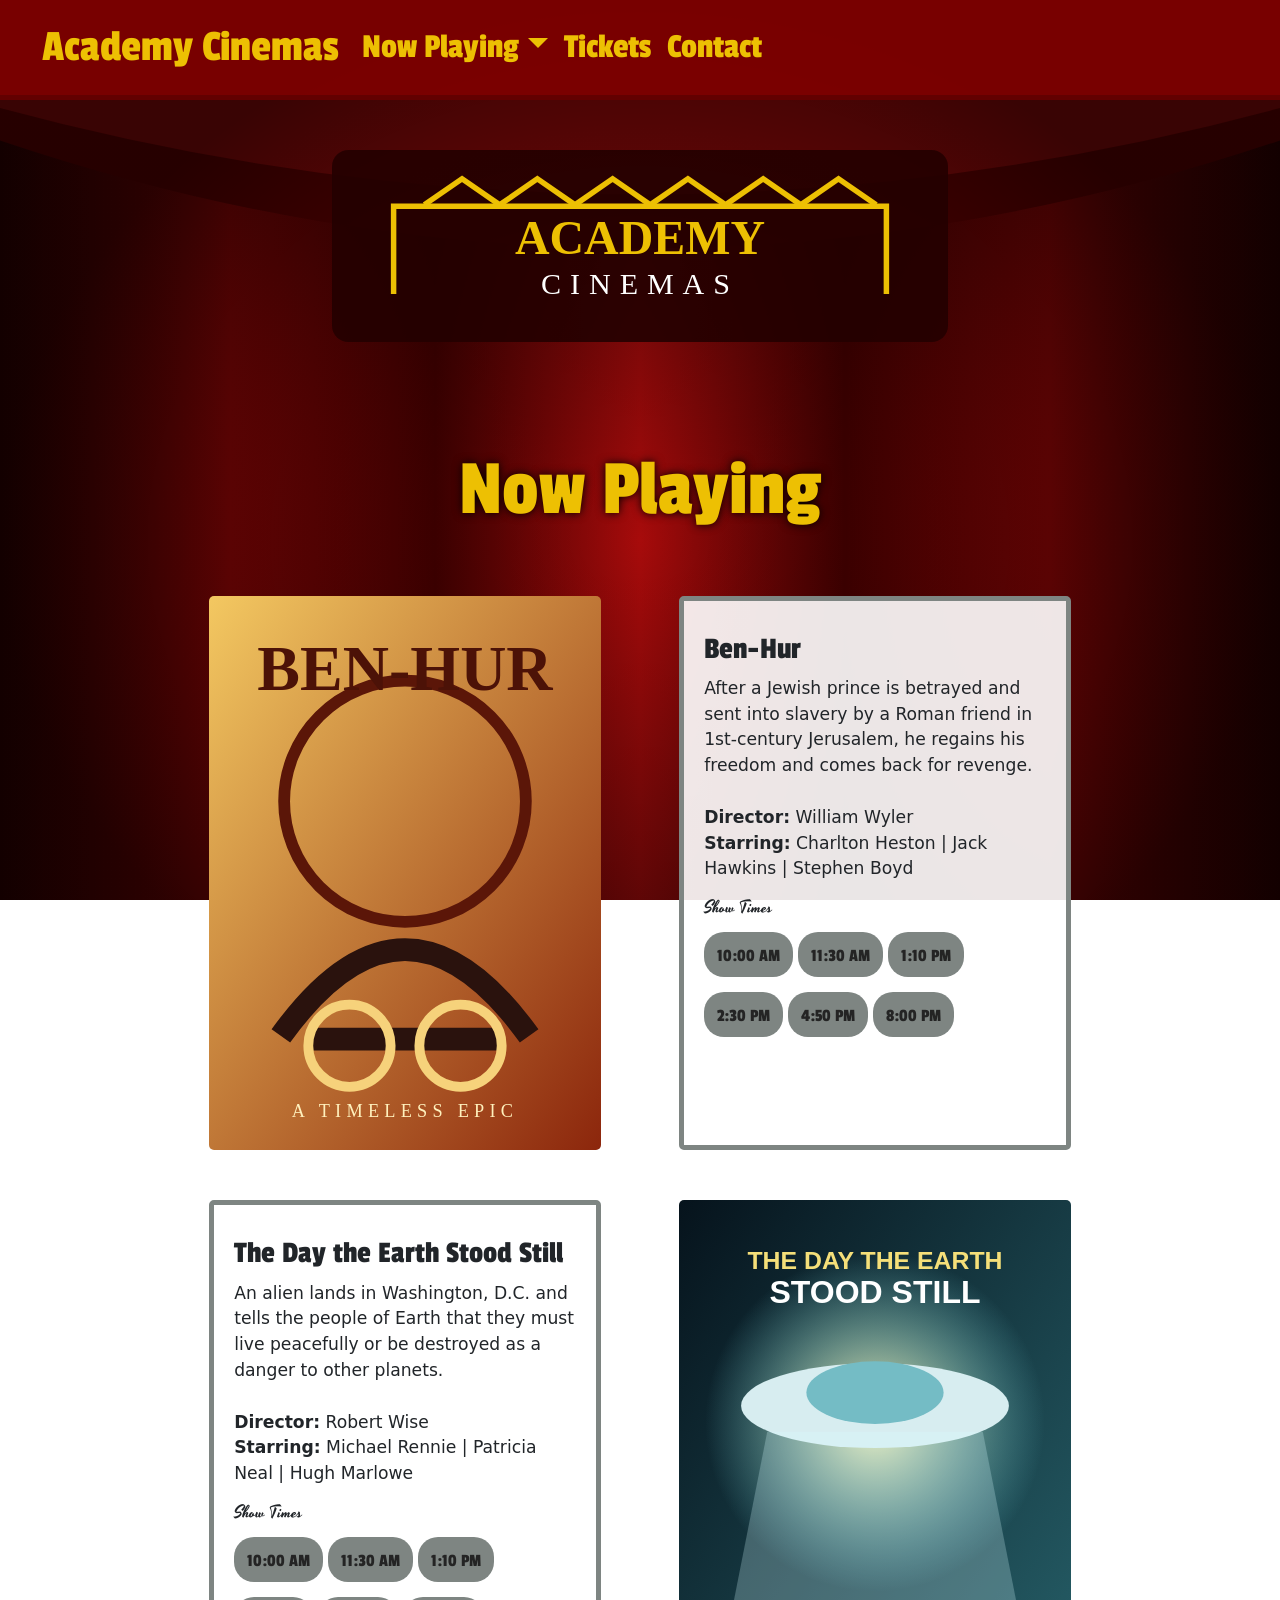
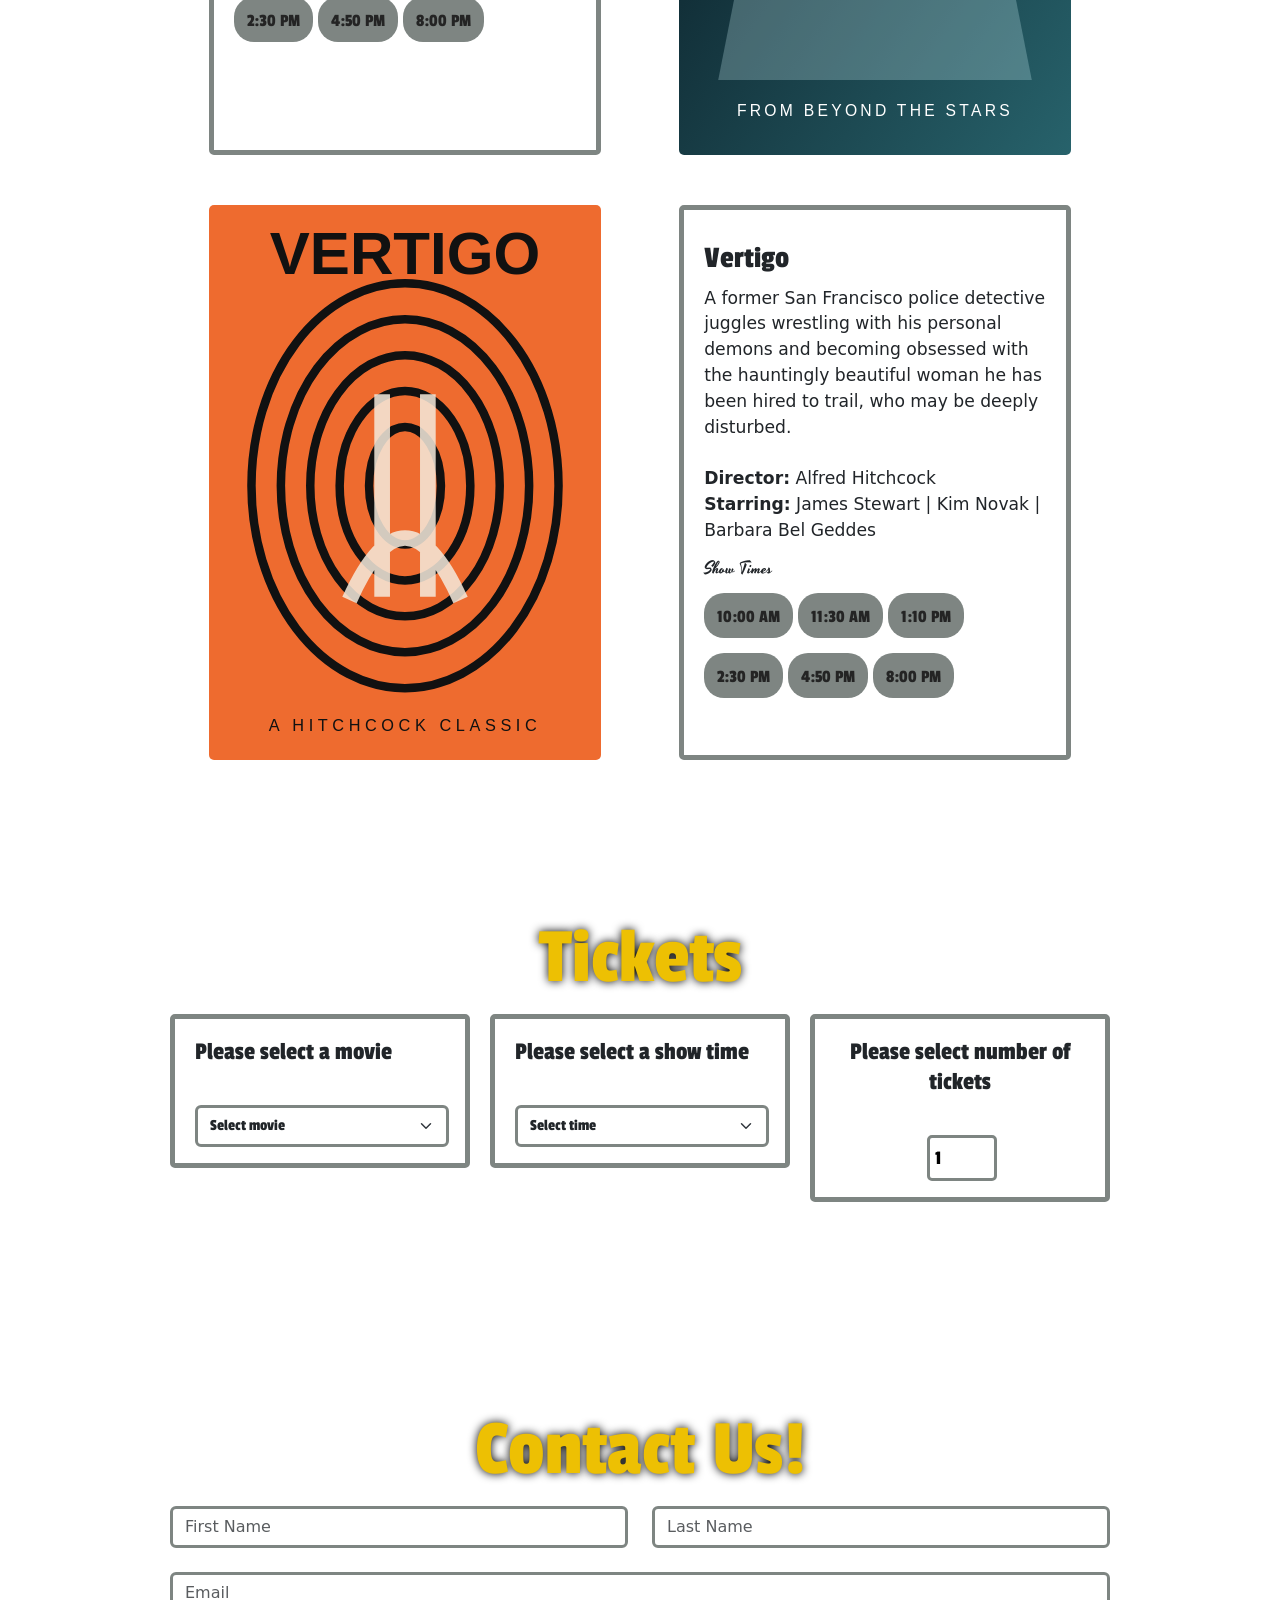
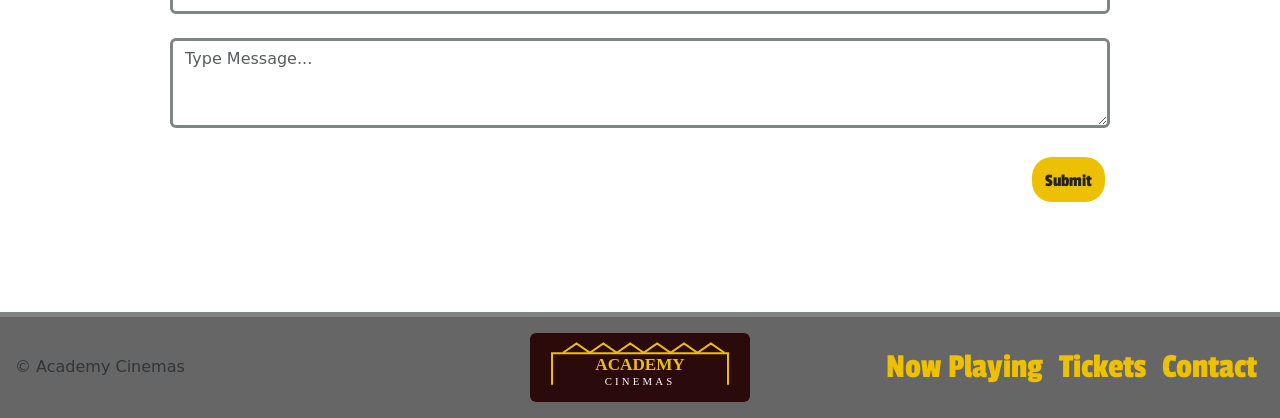
<file: Academy-Cinemas/index.html>
<!doctype html>
<html lang="en">
<head>
  <meta charset="utf-8">
  <meta name="viewport" content="width=device-width, initial-scale=1">
  <title>Academy Cinemas</title>
  <link href="https://cdn.jsdelivr.net/npm/bootstrap@5.2.3/dist/css/bootstrap.min.css" rel="stylesheet">
  <link href="css/custom.css" rel="stylesheet">
  <link href="css/custom-css-media.css" rel="stylesheet">
</head>
<body>
  <nav class="navbar navbar-expand-lg sticky-top">
    <div class="container-fluid">
      <a class="navbar-brand" href="#">Academy Cinemas</a>
      <button class="navbar-toggler" type="button" data-bs-toggle="collapse"
        data-bs-target="#navbarNavDropdown" aria-controls="navbarNavDropdown"
        aria-expanded="false" aria-label="Toggle navigation">
        <span class="navbar-toggler-icon"></span>
      </button>
      <div class="collapse navbar-collapse" id="navbarNavDropdown">
        <ul class="navbar-nav">
          <li class="nav-item dropdown">
            <a class="nav-link dropdown-toggle" href="#" role="button" data-bs-toggle="dropdown" aria-expanded="false">Now Playing</a>
            <ul class="dropdown-menu">
              <li><a class="dropdown-item" href="#ben-hur">Ben-Hur</a></li>
              <li><a class="dropdown-item" href="#stood-still">The Day the Earth Stood Still</a></li>
              <li><a class="dropdown-item" href="#vertigo">Vertigo</a></li>
            </ul>
          </li>
          <li class="nav-item"><a class="nav-link" href="#tickets">Tickets</a></li>
          <li class="nav-item"><a class="nav-link" href="#contact">Contact</a></li>
        </ul>
      </div>
    </div>
  </nav>

  <header class="row justify-content-center m-0">
    <img src="images/logo.svg" class="img-fluid col-lg-6" id="header-logo" alt="Academy Cinemas">
  </header>

  <main>
    <section id="now-playing">
      <div class="container">
        <h1>Now Playing</h1>

        <div class="d-flex flex-row flex-wrap spacer" id="ben-hur">
          <div class="col-lg-5 mx-auto"><img src="images/ben-hur.svg" class="img-fluid" alt="Ben-Hur poster"></div>
          <div class="card col-lg-5 mx-auto">
            <div class="card-body">
              <h3 class="card-title">Ben-Hur</h3>
              <p class="lead">After a Jewish prince is betrayed and sent into slavery by a Roman friend in 1st-century Jerusalem, he regains his freedom and comes back for revenge.<br><br><b>Director:</b> William Wyler<br><b>Starring:</b> Charlton Heston | Jack Hawkins | Stephen Boyd</p>
              <h4 class="card-title">Show Times</h4>
              <div class="row"><div class="col"><a class="btn" href="#tickets">10:00 AM</a><a class="btn" href="#tickets">11:30 AM</a><a class="btn" href="#tickets">1:10 PM</a></div></div>
              <div class="row"><div class="col"><a class="btn" href="#tickets">2:30 PM</a><a class="btn" href="#tickets">4:50 PM</a><a class="btn" href="#tickets">8:00 PM</a></div></div>
            </div>
          </div>
        </div>

        <div class="d-flex flex-row-reverse flex-wrap spacer" id="stood-still">
          <div class="col-lg-5 mx-auto"><img src="images/the-day-the-earth-stood-still.svg" class="img-fluid" alt="The Day the Earth Stood Still poster"></div>
          <div class="card col-lg-5 mx-auto">
            <div class="card-body">
              <h3 class="card-title">The Day the Earth Stood Still</h3>
              <p class="lead">An alien lands in Washington, D.C. and tells the people of Earth that they must live peacefully or be destroyed as a danger to other planets.<br><br><b>Director:</b> Robert Wise<br><b>Starring:</b> Michael Rennie | Patricia Neal | Hugh Marlowe</p>
              <h4 class="card-title">Show Times</h4>
              <div class="row"><div class="col"><a class="btn" href="#tickets">10:00 AM</a><a class="btn" href="#tickets">11:30 AM</a><a class="btn" href="#tickets">1:10 PM</a></div></div>
              <div class="row"><div class="col"><a class="btn" href="#tickets">2:30 PM</a><a class="btn" href="#tickets">4:50 PM</a><a class="btn" href="#tickets">8:00 PM</a></div></div>
            </div>
          </div>
        </div>

        <div class="d-flex flex-row flex-wrap spacer" id="vertigo">
          <div class="col-lg-5 mx-auto"><img src="images/vertigo.svg" class="img-fluid" alt="Vertigo poster"></div>
          <div class="card col-lg-5 mx-auto">
            <div class="card-body">
              <h3 class="card-title">Vertigo</h3>
              <p class="lead">A former San Francisco police detective juggles wrestling with his personal demons and becoming obsessed with the hauntingly beautiful woman he has been hired to trail, who may be deeply disturbed.<br><br><b>Director:</b> Alfred Hitchcock<br><b>Starring:</b> James Stewart | Kim Novak | Barbara Bel Geddes</p>
              <h4 class="card-title">Show Times</h4>
              <div class="row"><div class="col"><a class="btn" href="#tickets">10:00 AM</a><a class="btn" href="#tickets">11:30 AM</a><a class="btn" href="#tickets">1:10 PM</a></div></div>
              <div class="row"><div class="col"><a class="btn" href="#tickets">2:30 PM</a><a class="btn" href="#tickets">4:50 PM</a><a class="btn" href="#tickets">8:00 PM</a></div></div>
            </div>
          </div>
        </div>
      </div>
    </section>

    <section>
      <div class="container spacer" id="tickets">
        <h1>Tickets</h1>
        <div class="d-flex flex-row flex-wrap ticket-options">
          <div class="col"><div class="card"><h5 class="card-title">Please select a movie</h5><div class="card-body"><select class="form-select" aria-label="Movie title selection"><option selected>Select movie</option><option value="1">Ben-Hur</option><option value="2">The Day the Earth Stood Still</option><option value="3">Vertigo</option></select></div></div></div>
          <div class="col"><div class="card"><h5 class="card-title">Please select a show time</h5><div class="card-body"><select class="form-select" aria-label="Show time selection"><option selected>Select time</option><option value="1">10:00 AM</option><option value="2">11:30 AM</option><option value="3">1:10 PM</option><option value="4">2:30 PM</option><option value="5">4:50 PM</option><option value="6">8:00 PM</option></select></div></div></div>
          <div class="col"><div class="card text-center"><h5 class="card-title">Please select number of tickets</h5><div class="card-body"><input type="number" id="quantity" value="1" min="1" step="1" aria-label="Number of tickets"></div></div></div>
        </div>
      </div>
    </section>

    <section>
      <div class="container" id="contact">
        <h1>Contact Us!</h1>
        <form class="row gy-4">
          <div class="col-md-6"><input type="text" class="form-control" placeholder="First Name" aria-label="First name"></div>
          <div class="col-md-6"><input type="text" class="form-control" placeholder="Last Name" aria-label="Last name"></div>
          <div class="col-12"><input type="email" class="form-control" placeholder="Email" aria-label="Email"></div>
          <div class="col-12"><textarea class="form-control" rows="3" placeholder="Type Message..." aria-label="Message"></textarea></div>
          <div class="col-12"><button type="submit" class="btn yellow-btn" id="contact-submit">Submit</button></div>
        </form>
      </div>
    </section>
  </main>

  <footer class="d-flex flex-wrap justify-content-between align-items-center py-3">
    <p class="col-md-4 mb-0 text-muted">&copy; Academy Cinemas</p>
    <img src="images/logo.svg" class="col-md-4 footer-logo" alt="Academy Cinemas">
    <ul class="nav col-md-4 justify-content-end">
      <li class="nav-item"><a href="#now-playing" class="nav-link px-2">Now Playing</a></li>
      <li class="nav-item"><a href="#tickets" class="nav-link px-2">Tickets</a></li>
      <li class="nav-item"><a href="#contact" class="nav-link px-2">Contact</a></li>
    </ul>
  </footer>

  <script src="https://cdn.jsdelivr.net/npm/bootstrap@5.2.3/dist/js/bootstrap.bundle.min.js"></script>
</body>
</html>
</file>
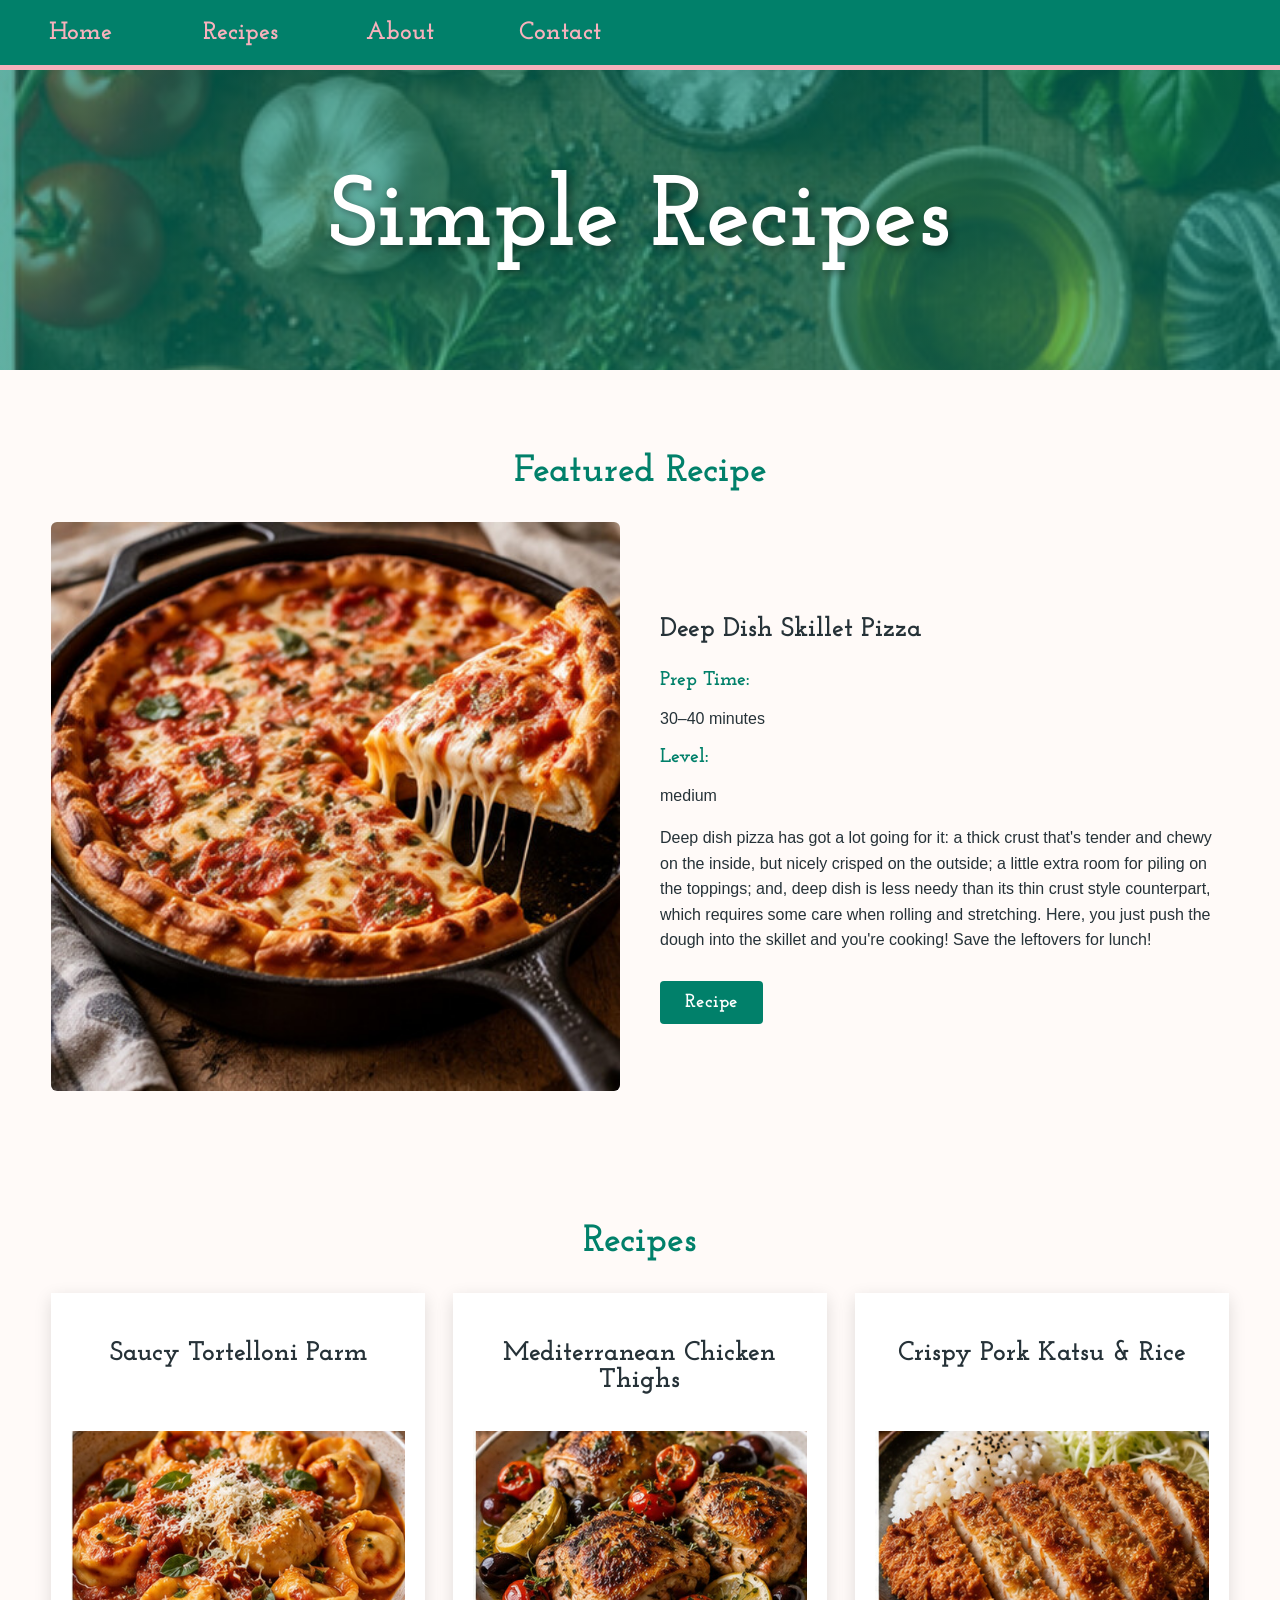
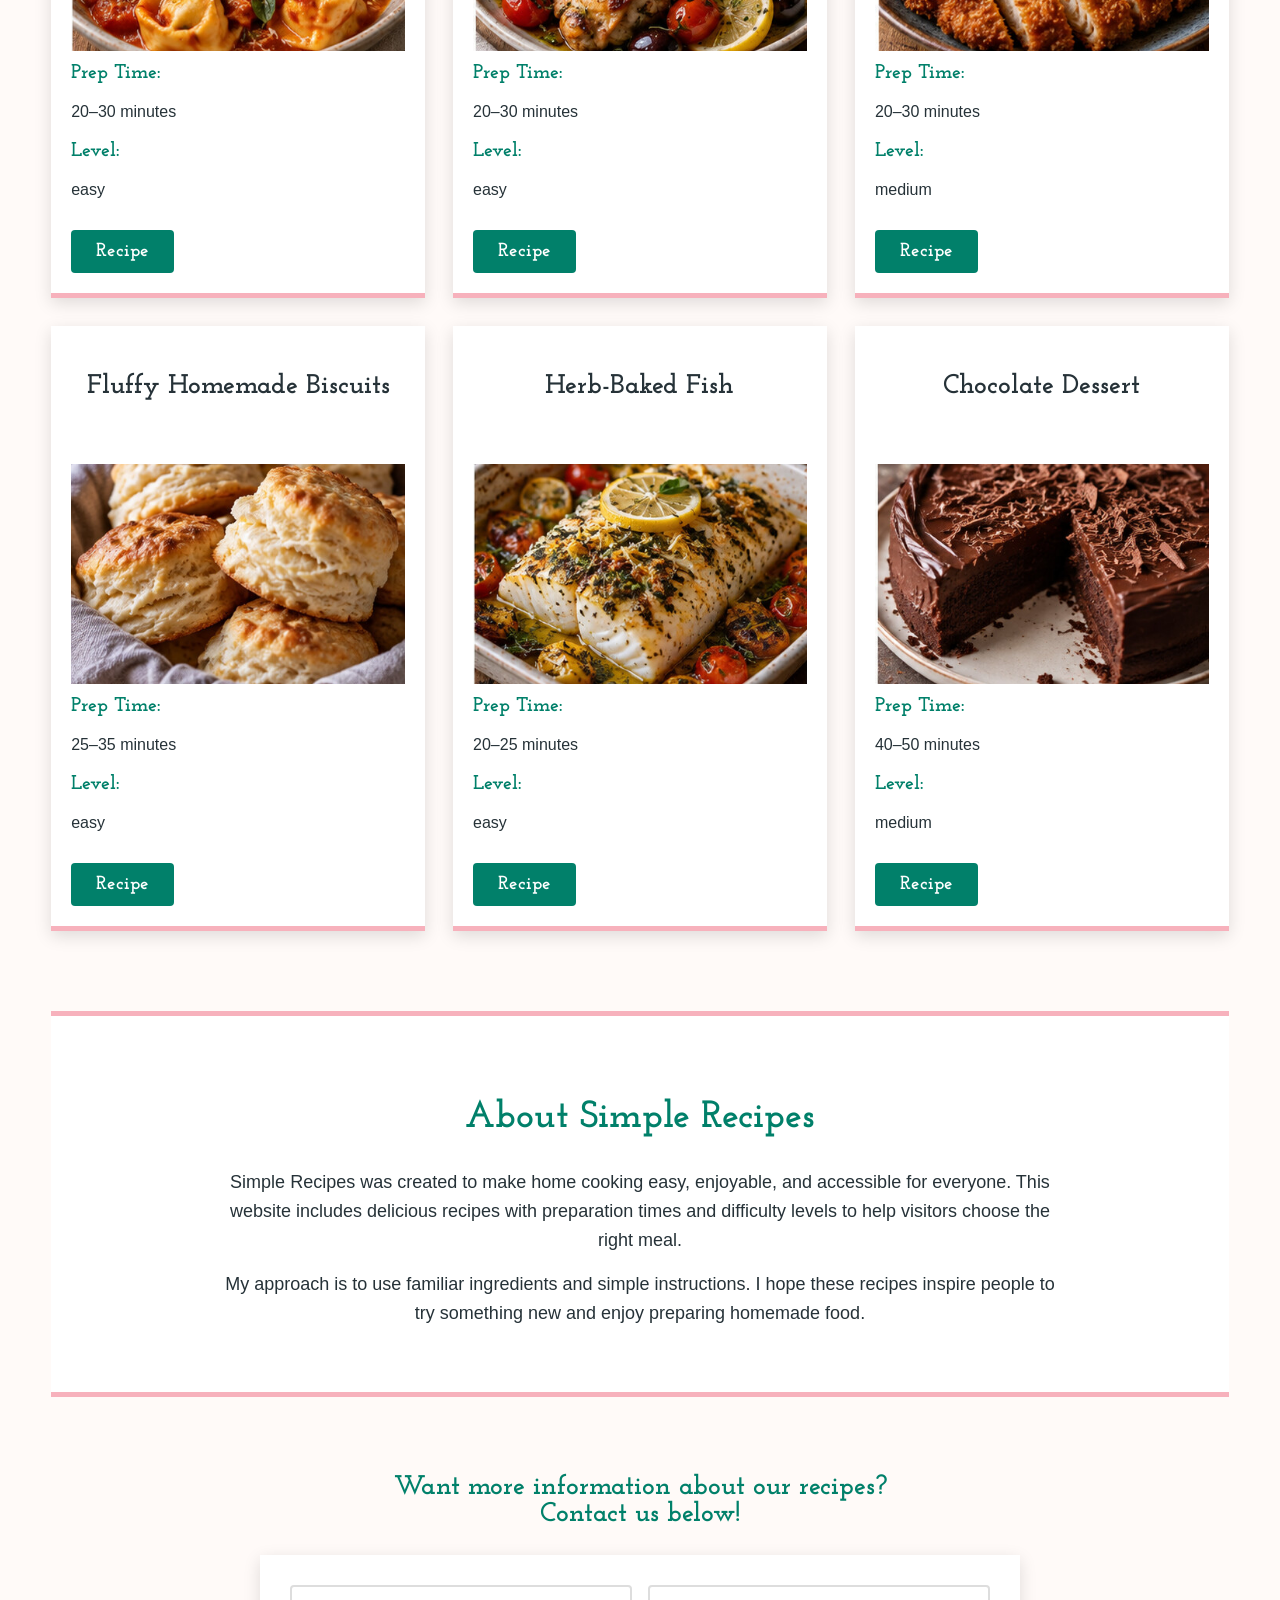
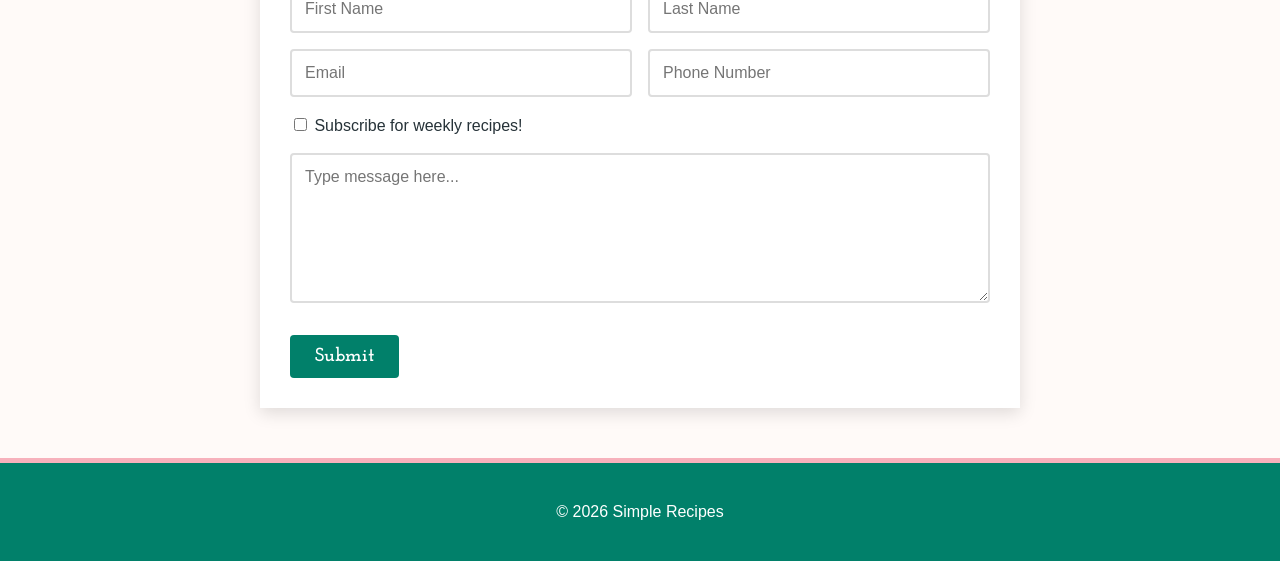
<file: simple-recipes/index.html>
<!DOCTYPE html>
<html lang="en">
<head>
  <meta charset="UTF-8">
  <meta name="viewport" content="width=device-width, initial-scale=1.0">
  <title>Simple Recipes</title>
  <link rel="stylesheet" href="css/style.css">
</head>
<body>
  <!-- NAVBAR -->
  <nav class="nav-bar">
    <ul>
      <li><a href="#">Home</a></li>
      <li class="drop">
        <a href="#recipes">Recipes</a>
        <div class="rollover-menu">
          <a href="#featured">Featured Recipe</a>
          <a href="#pasta">Pasta</a>
          <a href="#chicken">Chicken</a>
          <a href="#pork">Pork</a>
          <a href="#biscuits">Biscuits</a>
          <a href="#fish">Fish</a>
          <a href="#dessert">Dessert</a>
        </div>
      </li>
      <li><a href="#about">About</a></li>
      <li><a href="#contact">Contact</a></li>
    </ul>
  </nav>

  <!-- HEADER -->
  <header>
    <h1>Simple Recipes</h1>
  </header>

  <!-- RECIPES -->
  <main id="recipes">
    <section>
      <div id="featured" class="featured-recipe">
        <h2>Featured Recipe</h2>
        <div class="featured-content">
          <div><img src="images/skillet-pizza.jpeg" alt="Deep Dish Skillet Pizza"></div>
          <div>
            <h3>Deep Dish Skillet Pizza</h3>
            <h4>Prep Time:</h4>
            <p>30–40 minutes</p>
            <h4>Level:</h4>
            <p>medium</p>
            <p>Deep dish pizza has got a lot going for it: a thick crust that's tender and chewy on the inside, but nicely crisped on the outside; a little extra room for piling on the toppings; and, deep dish is less needy than its thin crust style counterpart, which requires some care when rolling and stretching. Here, you just push the dough into the skillet and you're cooking! Save the leftovers for lunch!</p>
            <a class="recipe-button" href="#">Recipe</a>
          </div>
        </div>
      </div>

      <div class="recipes">
        <h2>Recipes</h2>
        <div class="recipe-grid">
          <article id="pasta" class="recipe-card">
            <h3>Saucy Tortelloni Parm</h3>
            <img src="images/tortelloni.jpeg" alt="Saucy Tortelloni Parm">
            <h4>Prep Time:</h4><p>20–30 minutes</p>
            <h4>Level:</h4><p>easy</p>
            <a class="recipe-button" href="#">Recipe</a>
          </article>
          <article id="chicken" class="recipe-card">
            <h3>Mediterranean Chicken Thighs</h3>
            <img src="images/chicken.jpeg" alt="Mediterranean Chicken Thighs">
            <h4>Prep Time:</h4><p>20–30 minutes</p>
            <h4>Level:</h4><p>easy</p>
            <a class="recipe-button" href="#">Recipe</a>
          </article>
          <article id="pork" class="recipe-card">
            <h3>Crispy Pork Katsu &amp; Rice</h3>
            <img src="images/pork.jpeg" alt="Crispy Pork Katsu and Rice">
            <h4>Prep Time:</h4><p>20–30 minutes</p>
            <h4>Level:</h4><p>medium</p>
            <a class="recipe-button" href="#">Recipe</a>
          </article>
          <article id="biscuits" class="recipe-card">
            <h3>Fluffy Homemade Biscuits</h3>
            <img src="images/biscuits.jpeg" alt="Fluffy Homemade Biscuits">
            <h4>Prep Time:</h4><p>25–35 minutes</p>
            <h4>Level:</h4><p>easy</p>
            <a class="recipe-button" href="#">Recipe</a>
          </article>
          <article id="fish" class="recipe-card">
            <h3>Herb-Baked Fish</h3>
            <img src="images/fish.jpeg" alt="Herb-Baked Fish">
            <h4>Prep Time:</h4><p>20–25 minutes</p>
            <h4>Level:</h4><p>easy</p>
            <a class="recipe-button" href="#">Recipe</a>
          </article>
          <article id="dessert" class="recipe-card">
            <h3>Chocolate Dessert</h3>
            <img src="images/dessert.jpeg" alt="Chocolate Dessert">
            <h4>Prep Time:</h4><p>40–50 minutes</p>
            <h4>Level:</h4><p>medium</p>
            <a class="recipe-button" href="#">Recipe</a>
          </article>
        </div>
      </div>
    </section>
<!-- ABOUT -->
<section id="about" class="about-section">
    <h2>About Simple Recipes</h2>

    <p>
        Simple Recipes was created to make home cooking easy, enjoyable,
        and accessible for everyone. This website includes delicious
        recipes with preparation times and difficulty levels to help
        visitors choose the right meal.
    </p>

    <p>
        My approach is to use familiar ingredients and simple instructions.
        I hope these recipes inspire people to try something new and enjoy
        preparing homemade food.
    </p>
</section>
    <!-- CONTACT -->
    <section id="contact" class="contact-section">
      <h3>Want more information about our recipes?<br>Contact us below!</h3>
      <form>
        <div class="form-row">
          <input type="text" name="firstName" placeholder="First Name">
          <input type="text" name="lastName" placeholder="Last Name">
        </div>
        <div class="form-row">
          <input type="email" name="email" placeholder="Email">
          <input type="tel" name="phone" placeholder="Phone Number">
        </div>
        <label class="subscription">
          <input type="checkbox" name="subscription">
          Subscribe for weekly recipes!
        </label>
        <textarea name="message" placeholder="Type message here..."></textarea>
        <input type="submit" value="Submit">
      </form>
    </section>
  </main>

  <footer><p>&copy; 2026 Simple Recipes</p></footer>
</body>
</html>
</file>
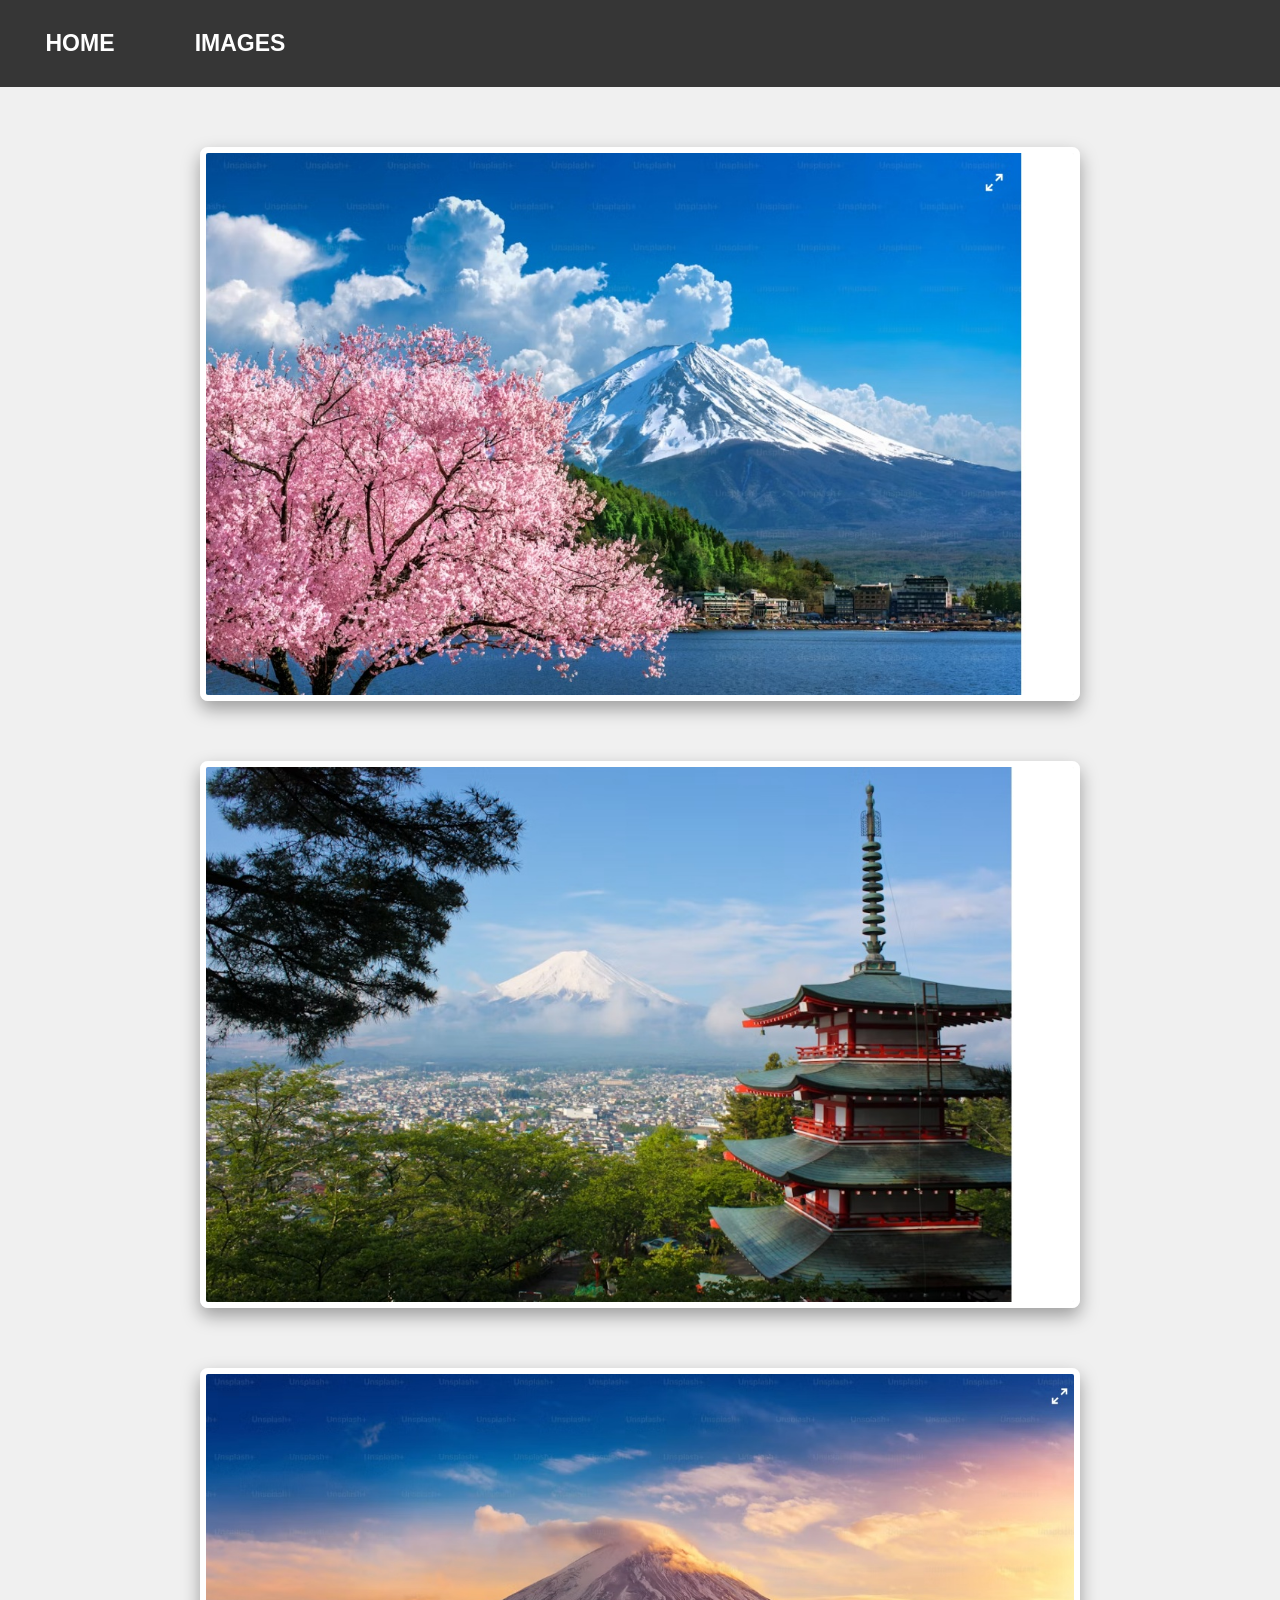
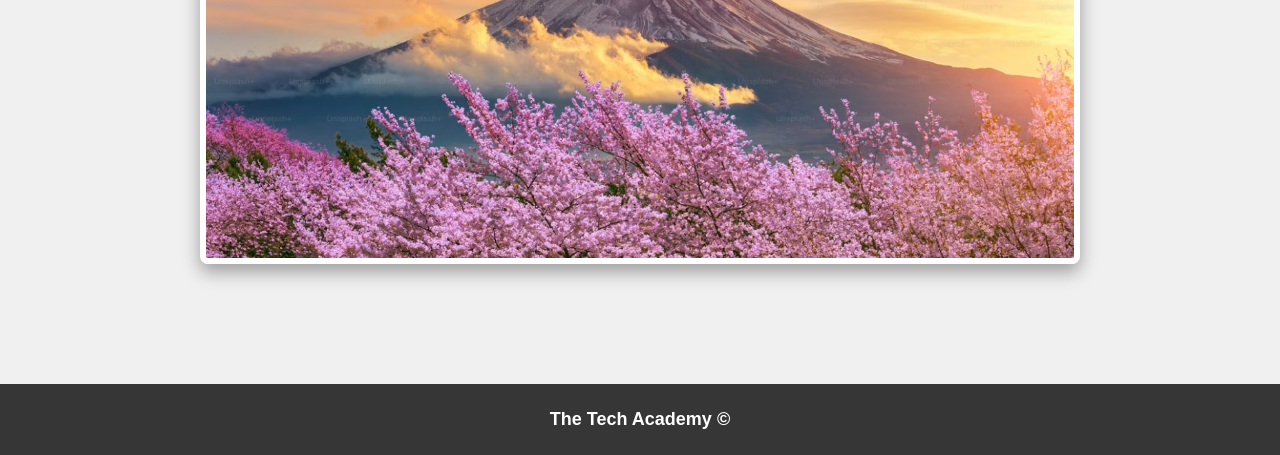
<file: CREATING-CSS-EFFECTS/indx.html>
<!DOCTYPE html>
<html lang="en">

<head>
    <meta charset="UTF-8">
    <meta name="viewport" content="width=device-width, initial-scale=1.0">

    <title>Creating Effects with CSS</title>

    <link rel="stylesheet" href="css/style.css">
</head>

<body>

    <!-- NAVBAR -->
    <nav class="nav-bar">
        <ul>
            <li>
                <a href="#">Home</a>
            </li>

            <li class="drop">
                <a href="#">Images</a>

                <div class="rollover-menu">
                    <a href="#image1">Image 1</a>
                    <a href="#image2">Image 2</a>
                    <a href="#image3">Image 3</a>
                </div>
            </li>
        </ul>
    </nav>

    <!-- IMAGES -->
    <section class="image-section">

        <!-- IMAGE ONE -->
        <div class="image-container" id="image1">
            <img src="images/japan-one.jpg"
                 alt="A beautiful view of Japan">

            <div class="overlay">
                <div class="overlay-text">
                    Explore Japan
                </div>
            </div>
        </div>

        <!-- IMAGE TWO -->
        <div class="image-container zoom" id="image2">
            <img src="images/japan-two.jpg"
                 alt="A beautiful Japanese landscape">
        </div>

        <!-- IMAGE THREE -->
        <div class="image-container circle" id="image3">
            <img src="images/japan-three.jpg"
                 alt="Beautiful Japanese scenery">
        </div>

    </section>

    <!-- FOOTER -->
    <footer>
        <div class="footer-text">
            <p>The Tech Academy &copy;</p>
        </div>
    </footer>

</body>

</html>
</file>
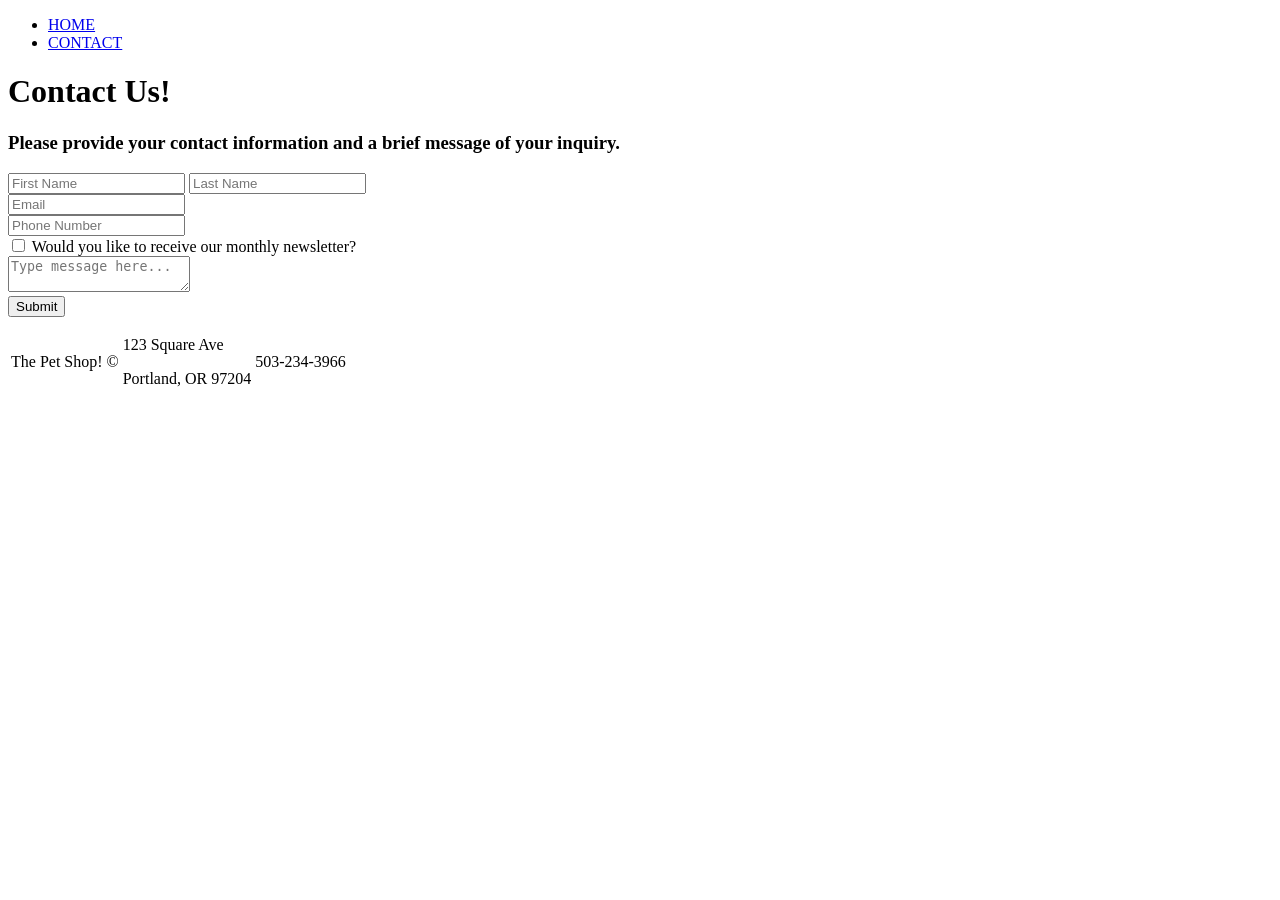
<file: The-Pet-Shop-Website/contact.html>
<!DOCTYPE html>
<html lang="en">

<head>
    <title>Contact The Pet Shop</title>
    <meta charset="UTF-8">

    <meta name="description"
        content="Contact The Pet Shop with questions about pets, services, and our monthly newsletter.">
</head>

<body>

    <!-- NAVBAR -->
    <nav>
        <ul>
            <li><a href="index.html">HOME</a></li>
            <li><a href="contact.html">CONTACT</a></li>
        </ul>
    </nav>

    <!-- HEADER -->
    <header>
        <div>
            <h1>Contact Us!</h1>
        </div>
    </header>

    <!-- CONTACT FORM -->
    <section>

        <h3>
            Please provide your contact information
            and a brief message of your inquiry.
        </h3>

        <div>

            <form>

                <input
                    type="text"
                    placeholder="First Name">

                <input
                    type="text"
                    placeholder="Last Name">

                <br>

                <input
                    type="email"
                    placeholder="Email">

                <br>

                <input
                    type="tel"
                    placeholder="Phone Number">

                <br>

                <input
                    type="checkbox"
                    id="newsletter">

                <label for="newsletter">
                    Would you like to receive our monthly newsletter?
                </label>

                <br>

                <textarea
                    placeholder="Type message here..."></textarea>

                <br>

                <input
                    type="submit"
                    value="Submit">

            </form>

        </div>

    </section>

    <!-- FOOTER -->
    <footer>

        <table>

            <tr>

                <td>
                    <p>The Pet Shop! &copy;</p>
                </td>

                <td>
                    <p>123 Square Ave</p>
                    <p>Portland, OR 97204</p>
                </td>

                <td>
                    <p>503-234-3966</p>
                </td>

            </tr>

        </table>

    </footer>

</body>

</html>
</file>
<file: Academy-Cinemas/css/custom.css>
@import url('https://fonts.googleapis.com/css2?family=Passion+One&family=Yesteryear&display=swap');

:root {
  --main-color: rgb(126, 133, 130);
  --main-color-accent: rgb(237, 192, 3);
  --main-color-transparent: rgba(126, 133, 130, 0.8);
  --secondary-color: rgba(128, 0, 0, 0.9);
  --accent-color: rgb(36, 36, 36);
  --accent-text-color: rgb(255, 255, 255);
  --main-font-family: 'Passion One', cursive;
  --secondary-font-family: 'Yesteryear', cursive;
}

html { scroll-padding-top: 100px; }
body {
  background-image: url('../images/theater-curtains.svg');
  background-size: 100% 120%;
  background-attachment: fixed;
  overflow-x: hidden;
}
.navbar {
  background-color: var(--secondary-color);
  border-bottom: 5px solid rgb(98, 0, 0);
  min-height: 100px;
}
.navbar-brand {
  color: var(--main-color-accent);
  font-family: var(--main-font-family);
  font-size: 45px;
  padding-left: 30px;
}
.navbar-brand:hover { color: var(--main-color-accent); }
.navbar-toggler { border-color: var(--main-color-accent); }
.navbar-toggler-icon { filter: invert(1); }
.nav-link {
  color: var(--main-color-accent);
  font-family: var(--main-font-family);
  font-size: 35px;
}
.nav-link:hover { color: var(--main-color-transparent); text-shadow: 0 0 3px rgba(255,123,0,.6); }
.nav-link:focus { color: var(--accent-text-color); text-shadow: 0 0 3px rgba(255,123,0,.6); }
.dropdown-menu { border: none; border-radius: 0; box-shadow: 0 0 16px 2px rgba(0,0,0,.4); background: var(--main-color); padding: 0; }
.dropdown-item { color: var(--accent-color); font-family: var(--main-font-family); text-align: center; font-size: 30px; padding: 15px 10px 20px; border-bottom: 2px solid rgb(117,77,13); }
.dropdown-item:hover { background: var(--secondary-color); color: var(--accent-text-color); }
#header-logo { padding: 50px 12px 0; }
h1, h3, h4, h5, p { cursor: default; }
h1 { font-family: var(--main-font-family); color: var(--main-color-accent); text-shadow: 0 0 10px #000; text-align: center; font-size: 100px; }
h3 { font-family: var(--main-font-family); font-size: 50px; }
h4 { font-family: var(--secondary-font-family); font-size: 25px; }
h5 { font-family: var(--main-font-family); font-size: 25px; padding: 18px 20px 0; }
b { font-weight: 600; }
img { border-radius: 5px; }
.container { padding: 100px; }
.card { border: 5px solid var(--main-color); border-radius: 5px; background: rgba(255,255,255,.9); }
.card-body { padding-top: 30px; padding-left: 20px; }
.spacer { padding-top: 50px; }
.btn { background: var(--main-color); border-radius: 20px; margin: 5px 5px 10px 0; padding-top: 10px; color: var(--accent-color); font-family: var(--main-font-family); font-size: 18px; }
.btn:hover { background: var(--secondary-color); color: var(--accent-text-color); }
.ticket-options { gap: 20px; }
.ticket-options > .col { min-width: 250px; }
.form-select { border: 3px solid var(--main-color); font-family: var(--main-font-family); }
.form-select:focus { border-color: var(--secondary-color); box-shadow: none; transition: .5s ease-in; }
input[type='number'] { width: 70px; padding: 5px; border: 3px solid var(--main-color); border-radius: 5px; font-family: var(--main-font-family); font-size: 20px; transition: border-color .5s ease-in; }
input[type='number']:focus { border: 3px solid var(--secondary-color); transition: .5s ease-in; outline: 0; }
.form-control { border: 3px solid var(--main-color); transition: 1s ease; }
.form-control:focus { color: #212529; border-color: var(--secondary-color); box-shadow: 0 0 0 .25rem var(--main-color); }
#contact-submit { float: right; }
.yellow-btn { background: var(--main-color-accent); }
footer { border-top: 5px solid var(--main-color); background: rgba(0,0,0,.6); margin: 0 -15px -15px; padding-left: 30px; padding-right: 30px; }
.footer-logo { max-width: 220px; height: auto; }
</file>
<file: Academy-Cinemas/css/custom-css-media.css>
@media screen and (min-width: 320px) {
  h1 { font-size: calc(50px + (100 - 50) * ((100vw - 320px) / (1920 - 320))); }
  h3 { font-size: calc(25px + (35 - 25) * ((100vw - 320px) / (1920 - 320))); }
  h4, .lead { font-size: calc(16px + (18 - 16) * ((100vw - 320px) / (1920 - 320))); }
}

@media screen and (max-width: 990px) {
  .navbar { height: auto; min-height: 100px; }
  .navbar-collapse { background-color: var(--secondary-color); border-bottom: 5px solid rgb(98,0,0); margin-top: 14px; margin-left: -15px; margin-right: -15px; }
  .navbar-nav { padding-left: 20px; }
  .dropdown-item { text-align: left; padding-left: 60px; }
  .container { padding: 70px 25px; }
  .card { margin-top: 25px; }
  footer { text-align: center; gap: 20px; }
  footer > * { width: 100%; }
  footer .nav { justify-content: center !important; }
  .footer-logo { margin: auto; }
}

@media screen and (max-width: 576px) {
  .navbar-brand { font-size: 34px; padding-left: 5px; }
  .nav-link { font-size: 28px; }
}
</file>
<file: simple-recipes/css/style.css>
@import url('https://fonts.googleapis.com/css2?family=Josefin+Slab:wght@400;600;800&display=swap');

:root {
  --green: rgb(1, 128, 106);
  --mint: rgb(149, 238, 223);
  --pink: rgb(247, 177, 188);
  --white: #fff;
  --dark: #263238;
}

* { box-sizing: border-box; }

html {
  overflow-x: hidden;
  scroll-behavior: smooth;
}

body {
  margin: 0;
  color: var(--dark);
  font-family: Arial, Helvetica, sans-serif;
  background: #fffaf8;
}

/* NAVBAR */
.nav-bar {
  position: sticky;
  top: 0;
  z-index: 9;
}

.nav-bar ul {
  display: flex;
  align-items: center;
  margin: 0;
  padding: 0;
  list-style-type: none;
  background-color: var(--green);
  border-bottom: 5px solid var(--pink);
}

.nav-bar a {
  display: block;
  width: 160px;
  padding: 20px;
  color: var(--pink);
  font-family: 'Josefin Slab', serif;
  font-size: 25px;
  font-weight: 800;
  text-align: center;
  text-decoration: none;
  transition: background-color .3s ease-in;
}

.nav-bar a:hover {
  color: white;
  background-color: var(--mint);
  box-shadow: 0 8px 16px rgba(0, 0, 0, .7);
}

.drop { position: relative; }

.rollover-menu {
  display: none;
  position: absolute;
  left: 0;
  background-color: white;
  box-shadow: 0 8px 16px rgba(0, 0, 0, .2);
}

.rollover-menu a {
  width: 230px;
  color: var(--green);
  font-size: 20px;
  text-align: left;
}

.drop:hover .rollover-menu { display: block; }

/* HEADER */
header {
  min-height: 300px;
  display: grid;
  place-items: center;
  padding: 40px 20px;
  color: white;
  text-align: center;
  background: linear-gradient(rgba(1,128,106,.62), rgba(1,128,106,.62)),
              url('../images/header.jpeg') center/cover no-repeat;
}

header h1 {
  margin: 0;
  font-family: 'Josefin Slab', serif;
  font-size: clamp(52px, 8vw, 100px);
  text-shadow: 3px 3px 8px rgba(0,0,0,.4);
}

main { width: min(1200px, 92%); margin: auto; }
h2, h3, h4 { font-family: 'Josefin Slab', serif; }
h2 { color: var(--green); font-size: 38px; text-align: center; }
h3 { font-size: 27px; }
h4 { margin: 12px 0 3px; color: var(--green); font-size: 20px; }
p { line-height: 1.6; }

.featured-recipe, .recipes, .contact-section { padding: 50px 0; scroll-margin-top: 85px; }
.featured-content { display: grid; grid-template-columns: 1fr 1fr; gap: 40px; align-items: center; }
.featured-content img, .recipe-card img { width: 100%; display: block; object-fit: cover; }
.featured-content img { min-height: 420px; border-radius: 6px; }

.recipe-button,
input[type="submit"] {
  display: inline-block;
  margin-top: 12px;
  border: 0;
  border-radius: 4px;
  padding: 12px 25px;
  color: white;
  background: var(--green);
  font: 800 19px 'Josefin Slab', serif;
  text-decoration: none;
  cursor: pointer;
}

.recipe-button:hover, input[type="submit"]:hover { color: var(--dark); background: var(--mint); }

.recipe-grid { display: grid; grid-template-columns: repeat(3, 1fr); gap: 28px; }
.recipe-card { padding: 20px; background: white; border-bottom: 5px solid var(--pink); box-shadow: 0 5px 16px rgba(0,0,0,.13); scroll-margin-top: 85px; }
.recipe-card img { height: 220px; }
.recipe-card h3 { min-height: 64px; text-align: center; }

/* CONTACT */
.contact-section h3 { color: var(--green); text-align: center; }
form { max-width: 760px; margin: auto; padding: 30px; background: white; box-shadow: 0 5px 16px rgba(0,0,0,.13); }
.form-row { display: grid; grid-template-columns: 1fr 1fr; gap: 16px; }
input[type="text"], input[type="email"], input[type="tel"], textarea {
  width: 100%; margin-bottom: 16px; border: 2px solid #ddd; border-radius: 4px; padding: 13px; font: inherit;
}
input:focus, textarea:focus { outline: 2px solid var(--mint); border-color: var(--green); }
.subscription { display: block; margin: 2px 0 18px; }
textarea { min-height: 150px; resize: vertical; }

footer {
  width: 100%;
  padding: 20px;
  color: white;
  text-align: center;
  background-color: var(--green);
  border-top: 5px solid var(--pink);
}

@media (max-width: 760px) {
  .nav-bar a { width: auto; padding: 16px 12px; font-size: 20px; }
  .rollover-menu a { width: 210px; }
  .featured-content, .recipe-grid, .form-row { grid-template-columns: 1fr; }
  .featured-content img { min-height: 280px; }
  .recipe-card h3 { min-height: 0; }
}

.about-section {
    margin-top: 30px;
    padding: 50px 8%;
    scroll-margin-top: 85px;
    background-color: white;
    border-top: 5px solid rgb(247, 177, 188);
    border-bottom: 5px solid rgb(247, 177, 188);
    text-align: center;
}

.about-section p {
    max-width: 850px;
    margin: 15px auto;
    font-size: 18px;
    line-height: 1.6;
}
</file>
<file: CREATING-CSS-EFFECTS/css/style.css>
/* GENERAL PAGE STYLES */

html {
    scroll-behavior: smooth;
}

body {
    margin: 0;
    background-color: rgb(240, 240, 240);
    font-family: Calibri, sans-serif;
}


/* ==============================
   NAVBAR
   ============================== */

.nav-bar {
    position: sticky;
    top: 0;
    z-index: 4;
}

ul {
    list-style-type: none;
    background-color: #363636;
    margin: 0;
    padding: 0;
    overflow: visible;
    display: flex;
    align-items: center;
}

li {
    position: relative;
}

a {
    display: block;
    width: 100px;
    padding: 30px;

    font-family: Calibri, sans-serif;
    font-size: 23px;
    font-weight: 600;

    color: white;
    text-align: center;
    text-decoration: none;
    text-transform: uppercase;

    transition:
        background-color 0.4s ease-in,
        color 0.4s ease-in;
}


/* NAVBAR ROLLOVER EFFECT */

.nav-bar a:hover,
.drop:hover > a {
    background-color: rgb(228, 159, 0);
    color: rgb(49, 49, 49);

    box-shadow: 0 8px 16px 0 rgba(0, 0, 0, 0.7);

    transition: background-color 0.3s ease-in;
}


/* DROPDOWN MENU */

.rollover-menu {
    display: none;
    position: absolute;
    top: 100%;
    left: 0;

    min-width: 160px;

    background-color: white;

    box-shadow: 0 8px 16px 0 rgba(0, 0, 0, 0.2);

    z-index: 5;
}


/* DROPDOWN MENU LINKS */

.rollover-menu a {
    width: auto;
    padding: 15px 30px;

    color: rgb(49, 49, 49);
    background-color: white;

    font-size: 18px;
    text-align: left;
    text-transform: none;

    box-shadow: none;
}


/* DISPLAYS THE MENU WHEN HOVERING */

.drop:hover .rollover-menu {
    display: block;
}


/* DROPDOWN LINK HOVER EFFECT */

.rollover-menu a:hover {
    background-color: rgb(228, 159, 0);
    color: rgb(49, 49, 49);
}


/* ==============================
   IMAGE SECTION
   ============================== */

.image-section {
    padding: 60px 20px;
}

.image-container {
    position: relative;

    width: 70%;
    max-width: 900px;

    margin: 0 auto 60px;

    overflow: hidden;

    border: 6px solid white;
    border-radius: 8px;

    box-shadow: 0 8px 18px rgba(0, 0, 0, 0.35);
}

.image-container img {
    display: block;

    width: 100%;
    height: auto;
}


/* ==============================
   IMAGE ONE OVERLAY EFFECT
   ============================== */

.overlay {
    position: absolute;

    top: 0;
    right: 0;
    bottom: 0;
    left: 0;

    display: flex;
    justify-content: center;
    align-items: center;

    background-color: rgba(0, 0, 0, 0.65);

    opacity: 0;

    transition: opacity 0.5s ease;
}

.overlay-text {
    color: white;

    font-size: 35px;
    font-weight: bold;
    text-align: center;

    transform: translateY(20px);

    transition: transform 0.5s ease;
}


/* DISPLAYS OVERLAY WHEN HOVERING */

#image1:hover .overlay {
    opacity: 1;
}

#image1:hover .overlay-text {
    transform: translateY(0);
}


/* ==============================
   IMAGE TWO ZOOM EFFECT
   ============================== */

.zoom img {
    transition:
        transform 0.6s ease,
        filter 0.6s ease;
}

.zoom:hover img {
    transform: scale(1.15);
    filter: brightness(70%);
}


/* ==============================
   IMAGE THREE CIRCLE EFFECT
   ============================== */

.circle {
    position: relative;
    overflow: hidden;
}


/* SETS UP THE BURST SHAPE */

.circle::before {
    content: "";

    position: absolute;

    width: 0;
    height: 0;

    border-radius: 50%;

    background-color: rgba(228, 159, 0, 0.65);

    opacity: 0;

    top: 50%;
    left: 50%;

    transform: translate(-50%, -50%);

    z-index: 2;

    pointer-events: none;
}


/* TRIGGERS THE CIRCLE ANIMATION */

.circle:hover::before {
    animation: circle-burst 1s ease-out;
}


/* CIRCLE-BURST ANIMATION */

@keyframes circle-burst {
    0% {
        width: 0;
        height: 0;
        opacity: 0.8;
    }

    50% {
        opacity: 0.5;
    }

    100% {
        width: 160%;
        height: 250%;
        opacity: 0;
    }
}


/* ==============================
   FOOTER
   ============================== */

footer {
    padding: 25px;

    background-color: #363636;
    color: white;

    text-align: center;
}

.footer-text p {
    margin: 0;

    font-size: 18px;
    font-weight: 600;
}


/* ==============================
   RESPONSIVE DESIGN
   ============================== */

@media screen and (max-width: 600px) {

    a {
        width: auto;
        padding: 20px;

        font-size: 17px;
    }

    .rollover-menu a {
        padding: 12px 20px;
        font-size: 16px;
    }

    .image-section {
        padding: 40px 10px;
    }

    .image-container {
        width: 92%;
        margin-bottom: 40px;
    }

    .overlay-text {
        font-size: 25px;
    }
}
</file>
